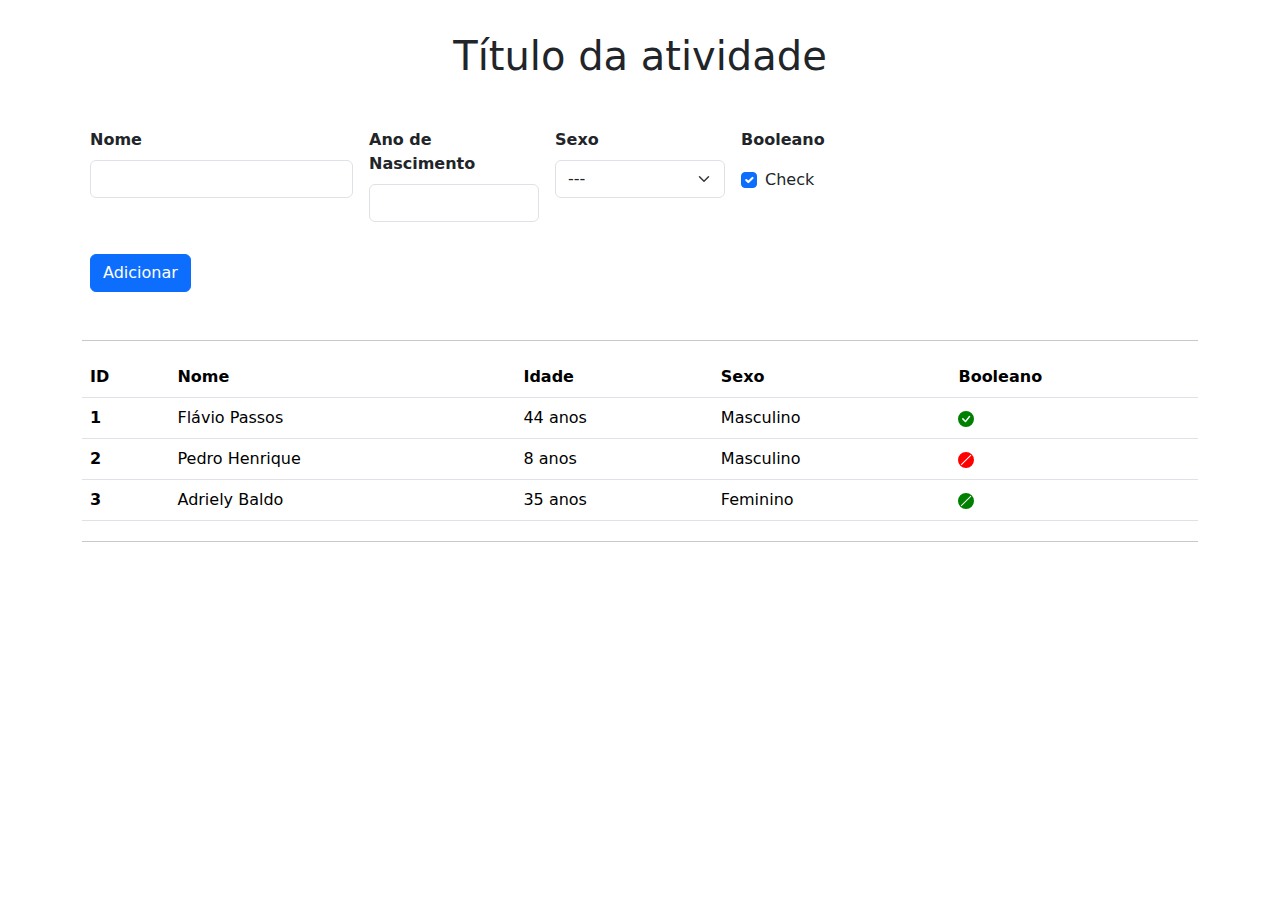
<file: _modelos/Form com tabela/index.html>
<!-- index.html -->
<!DOCTYPE html>
<html lang="en">

<head>
    <meta charset="UTF-8">
    <meta name="viewport" content="width=device-width, initial-scale=1.0">
    <link href="https://cdn.jsdelivr.net/npm/bootstrap@5.3.3/dist/css/bootstrap.min.css" rel="stylesheet"
        integrity="sha384-QWTKZyjpPEjISv5WaRU9OFeRpok6YctnYmDr5pNlyT2bRjXh0JMhjY6hW+ALEwIH" crossorigin="anonymous">
    <link rel="stylesheet" href="style.css">
    <title>Document</title>
</head>

<body>

    <div class="container">

        <h1 class="titulo">Título da atividade</h1>


        <form class="row g-3 area-formulario">
            <div class="col-md-3">
                <label for="inputEmail4" class="form-label"><strong> Nome</strong></label>
                <input type="text" class="form-control" id="nome-pessoa">
            </div>

            <div class="col-md-2">
                <label for="inputEmail4" class="form-label"><strong>Ano de Nascimento</strong></label>
                <input type="number" class="form-control" id="ano-de-nascimento">
            </div>

            <div class="col-md-2">
                <label for="inputEmail4" class="form-label"><strong>Sexo</strong></label>
                <select class="form-select" aria-label="Default select example" id="sexo">
                    <option selected>---</option>
                    <option value="Masculino">Masculino</option>
                    <option value="Feminino">Feminino</option>
                </select>
            </div>

            <div class="col-md-1">
                <label for="inputEmail4" class="form-label"><strong>Booleano</strong></label>

                <div class="form-check check-booleano">
                    <input class="form-check-input" type="checkbox" value="" id="input-hecked" checked>
                    <label class="form-check-label" for="input-hecked">
                        Check
                    </label>
                </div>
            </div>
            <div class="col-md-6 botao-adicionar">  
            <button type="button" class="btn btn-primary" onclick="adicionarLinha()">Adicionar</button>
            </div>
        </form>
        <hr>
        <table class="table" id="tabelaLista">
            <thead>
                <tr>
                    <th scope="col">ID</th>
                    <th scope="col">Nome</th>
                    <th scope="col">Idade</th>
                    <th scope="col">Sexo</th>
                    <th scope="col">Booleano</th>
                </tr>
            </thead>
            <tbody>
                <tr>
                    <th scope="row">1</th>
                    <td>Flávio Passos</td>
                    <td>44 anos</td>
                    <td>Masculino</td>
                    <td>

                        <span class="de-maior">
                            <svg xmlns="http://www.w3.org/2000/svg" width="16" height="16" fill="currentColor"
                                class="bi bi-check-circle-fill" viewBox="0 0 16 16">
                                <path
                                    d="M16 8A8 8 0 1 1 0 8a8 8 0 0 1 16 0m-3.97-3.03a.75.75 0 0 0-1.08.022L7.477 9.417 5.384 7.323a.75.75 0 0 0-1.06 1.06L6.97 11.03a.75.75 0 0 0 1.079-.02l3.992-4.99a.75.75 0 0 0-.01-1.05z" />
                            </svg>
                        </span>

                    </td>
                </tr>

                <tr>
                    <th scope="row">2</th>
                    <td>Pedro Henrique</td>
                    <td>8 anos</td>
                    <td>Masculino</td>
                    <td>

                        <span class="de-menor">
                            <svg xmlns="http://www.w3.org/2000/svg" width="16" height="16" fill="currentColor"
                                class="bi bi-ban-fill" viewBox="0 0 16 16">
                                <path
                                    d="M16 8A8 8 0 1 1 0 8a8 8 0 0 1 16 0M2.71 12.584q.328.378.706.707l9.875-9.875a7 7 0 0 0-.707-.707l-9.875 9.875Z" />
                            </svg>
                        </span>

                    </td>
                </tr>
                <tr>
                    <th scope="row">3</th>
                    <td>Adriely Baldo</td>
                    <td>35 anos</td>
                    <td>Feminino</td>
                    <td class="de-maior">

                        <span class="de-maior">
                            <svg xmlns="http://www.w3.org/2000/svg" width="16" height="16" fill="currentColor"
                                class="bi bi-ban-fill" viewBox="0 0 16 16">
                                <path
                                    d="M16 8A8 8 0 1 1 0 8a8 8 0 0 1 16 0M2.71 12.584q.328.378.706.707l9.875-9.875a7 7 0 0 0-.707-.707l-9.875 9.875Z" />
                            </svg>
                        </span>

                    </td>
                </tr>

            </tbody>
        </table>
        <hr class="hr-final">
    </div>

    <script src="app.js"></script>

</body>

</html>
</file>
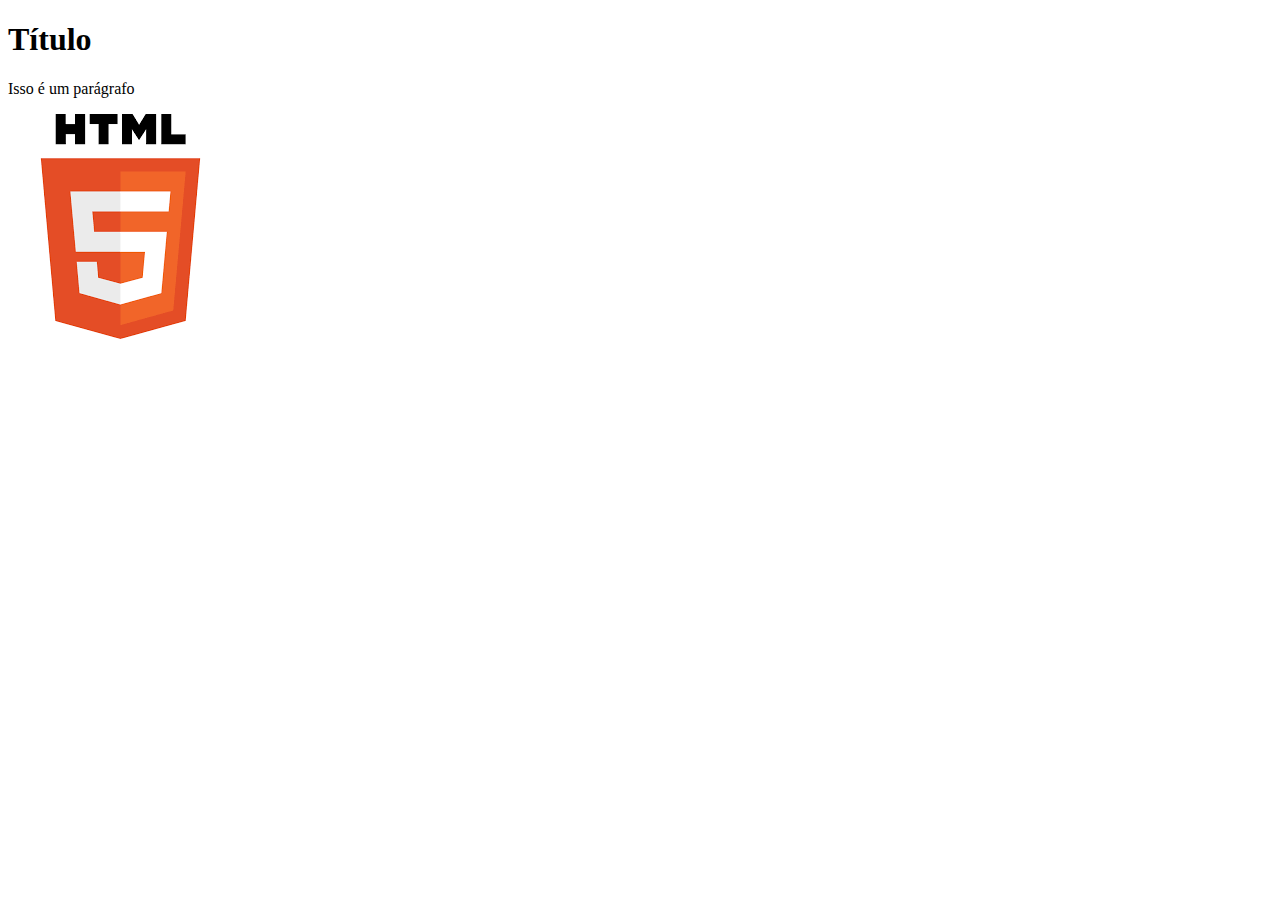
<file: HTML - CSS/01 - ambientes de desenvolvimento, estrutura de arquivos e tags/01 - index vbeta/index.html>
<!-- indica que o documento está na versao 5 
     atalho para montar o documento digita ! e enter -->
<!DOCTYPE html>

<!-- inicio da página
    indicando sua linguagem -->
<html lang="pt-br">

<!-- Área de configuração da página "metaconfigurações" -->
<head>
<!-- Os metadados são usados ​​por navegadores, mecanismos de pesquisa
    e outros serviços da web. -->
    <meta charset="UTF-8">
    <meta name="description" content="Modelo da pagina HTML">
    <meta name="keywords" content="HTML, CSS, JavaScript">
    <meta name="author" content="Flavio vMix">
    <meta name="viewport" content="width=device-width, initial-scale=1.0">
    
    <!-- titulo que fica na aba -->
    <title>Título na Guia</title>
</head>
<!-- fim da área de configuração -->

<!-- Área do corpo da página -->
<body>
    <!-- todo o contado da página vai aqui -->
    <h1>Título</h1>
    <p>Isso é um parágrafo</p>
    <img src="html5.png" alt="Imagem HTML 5">
</body>
<!-- fim da página -->

<!-- fim da página -->
</html>
</file>
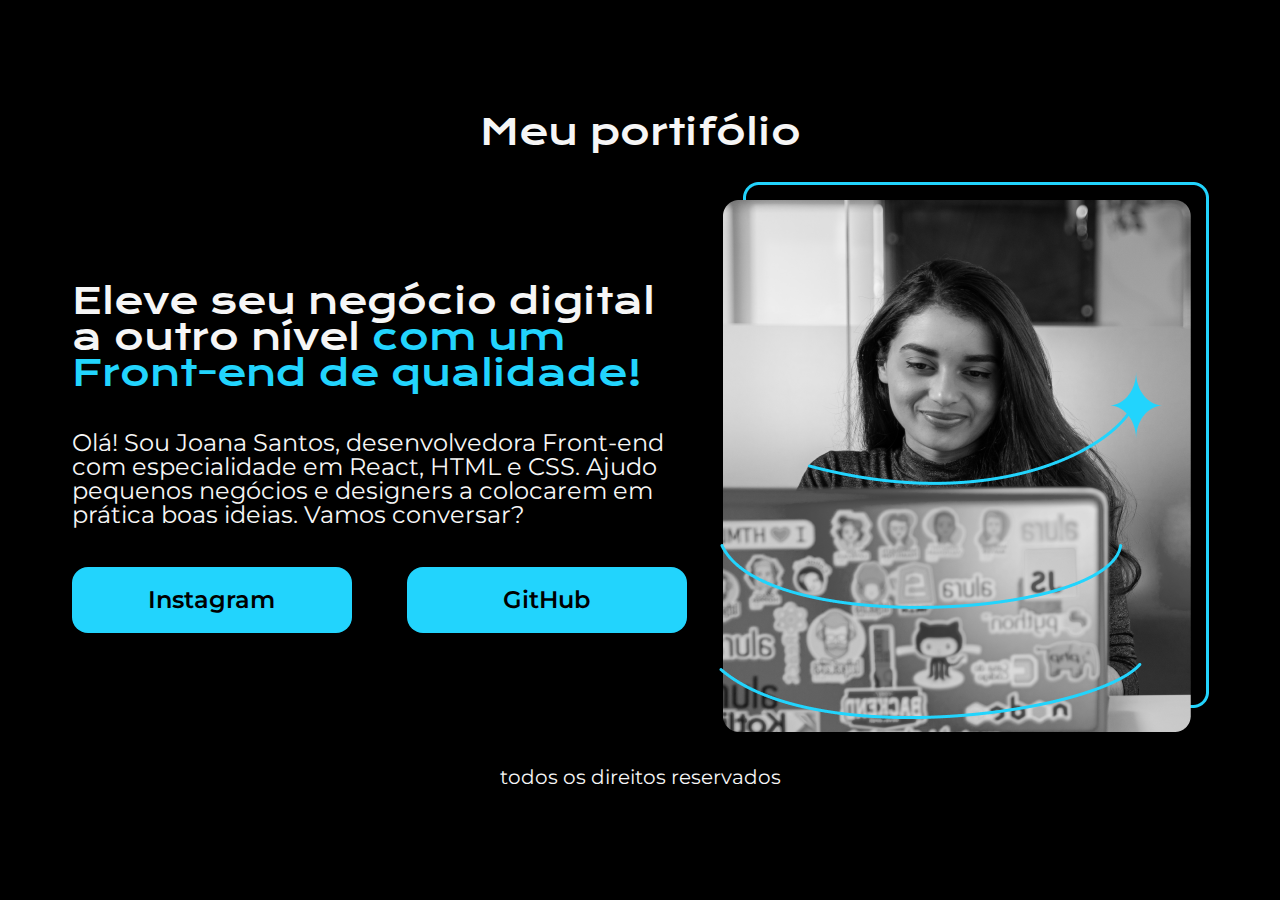
<file: HTML - CSS/01 - ambientes de desenvolvimento, estrutura de arquivos e tags/02 - projeto do curso/index.html>
<!DOCTYPE html>
<html lang="pt-br">

<head>
    <meta charset="UTF-8">
    <meta name="viewport" content="width=device-width, initial-scale=1.0">
    <title>Portifólio</title>

    <link rel="stylesheet" href="reset.css">
    <link rel="stylesheet" href="style.css">
</head>

<body>
    <main>
        <h1 class="portifolio">Meu portifólio</h1>
        <div class="apresentacao">
        <section class="apresentacao__conteudo">
            <h1 class="apresentacao__conteudo__titulo">Eleve seu negócio digital a outro nível
                <strong class="titulo-destaque">com um Front-end de qualidade!</strong>
            </h1>

            <p class="apresentacao__conteudo__texto">Olá! Sou Joana Santos, desenvolvedora Front-end com especialidade em React, HTML e CSS. Ajudo pequenos negócios e designers a colocarem em prática boas ideias. Vamos conversar?</p>

            <div class="apresentacao__links">
                <a class="apresentacao__links__link" href="#" target="_blank">Instagram</a>
                <a class="apresentacao__links__link" href="#" target="_blank">GitHub</a>
            </div>
        </section>
       
        <section>
            <img src="Imagem.png" alt="Foto de uma garota">
        </section>
    </div>
    <h2>todos os direitos reservados</h2>
    </main>
</body>

</html>
</file>
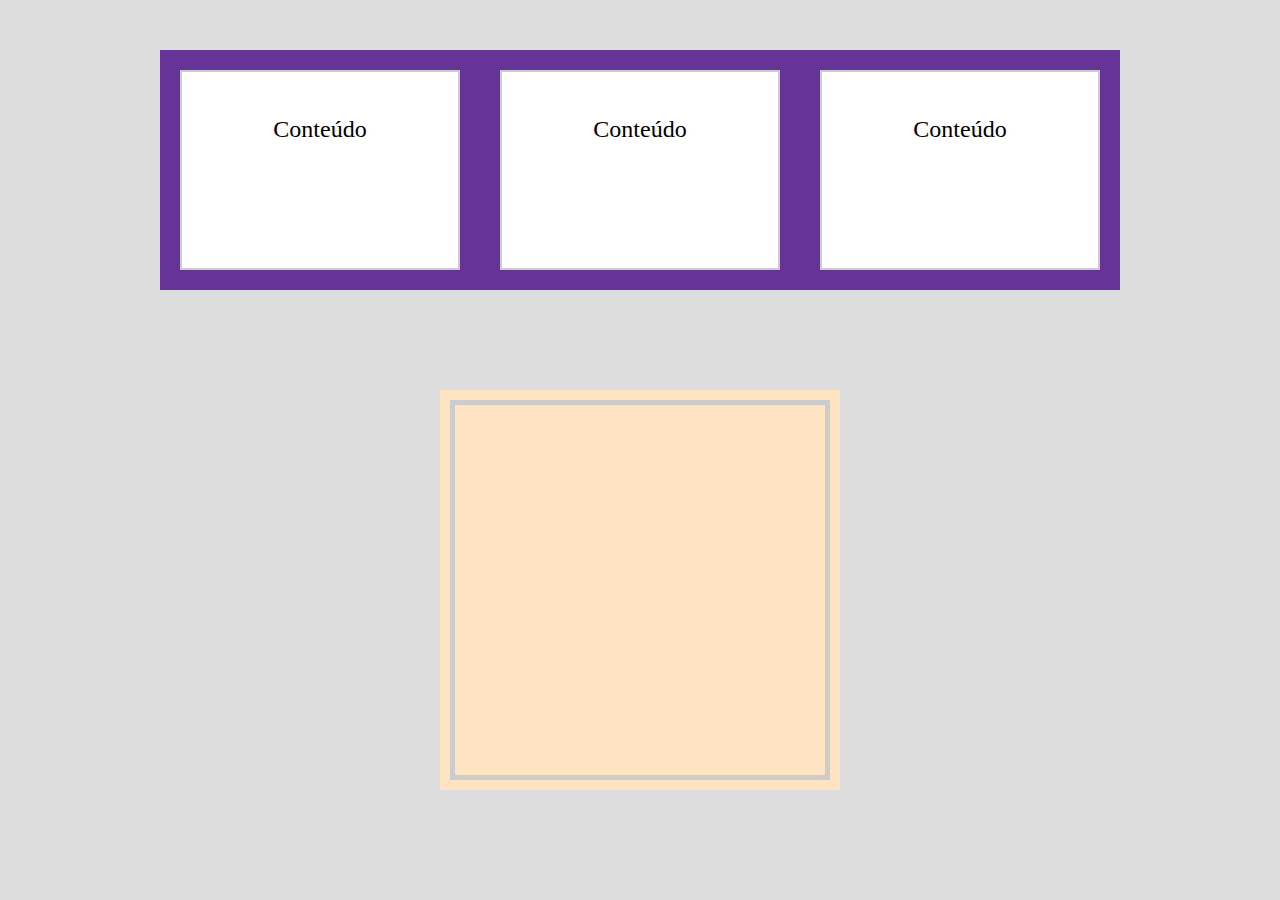
<file: HTML - CSS/01 - ambientes de desenvolvimento, estrutura de arquivos e tags/box-sizing/index.html>
<!DOCTYPE html>
<html lang="en">

<head>
    <meta charset="UTF-8">
    <meta name="viewport" content="width=device-width, initial-scale=1.0">
    <link rel="stylesheet" href="style.css">
    <title>Document</title>
</head>

<body>
    <div class="container1">
        <div class="block1">
            <p>Conteúdo</p>
        </div>

        <div class="block1">
            <p>Conteúdo</p>
        </div>

        <div class="block1">
            <p>Conteúdo</p>
        </div>
    </div>

    <div class="container2">
        <div class="block2">
        </div>
    </div>
</body>

</html>
</file>
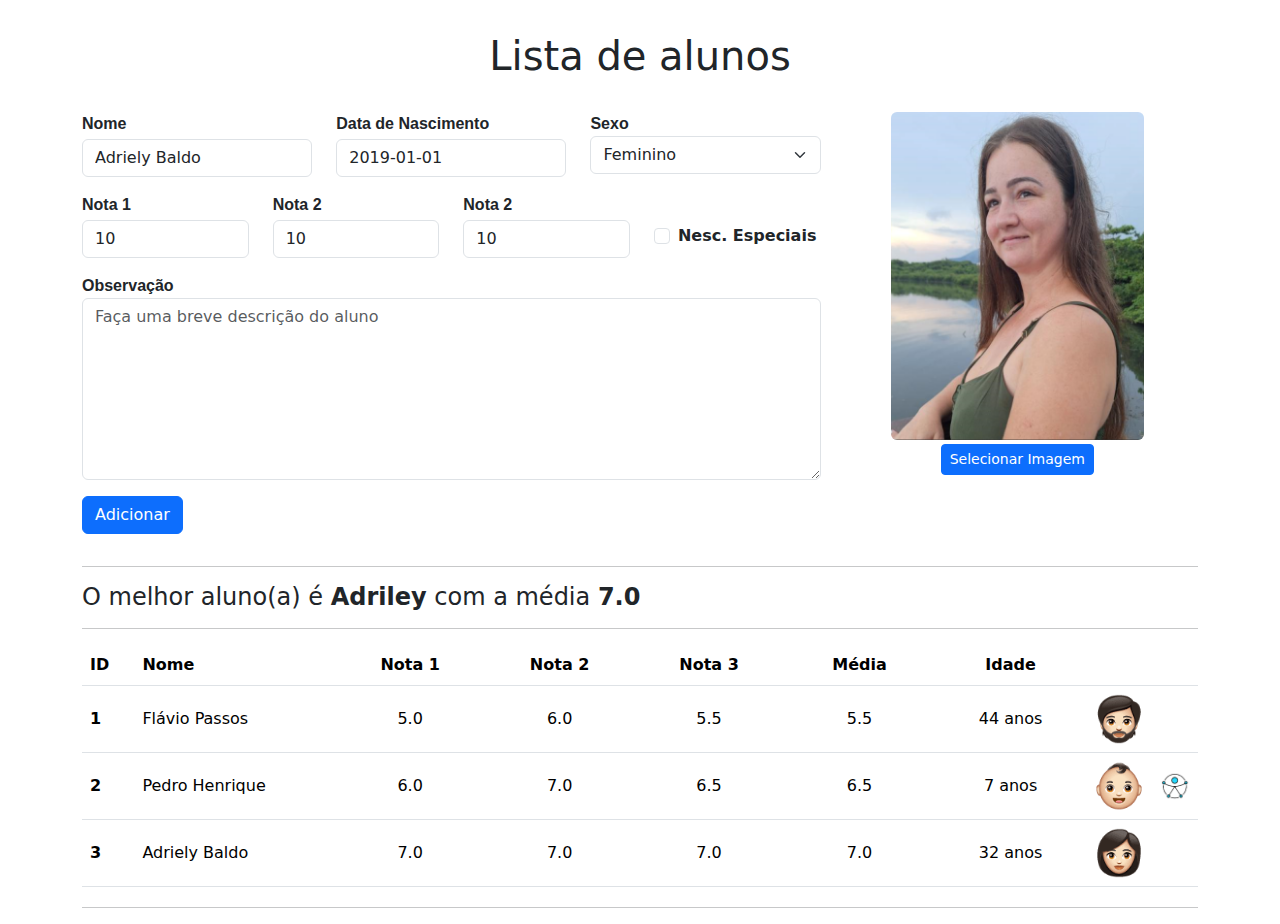
<file: JS/DESAFIOS/01 - MELHOR ALUNO/index.html>
<!-- index.html -->
<!DOCTYPE html>
<html lang="en">

<head>
    <meta charset="UTF-8">
    <meta name="viewport" content="width=device-width, initial-scale=1.0">
    <link href="https://cdn.jsdelivr.net/npm/bootstrap@5.3.3/dist/css/bootstrap.min.css" rel="stylesheet"
        integrity="sha384-QWTKZyjpPEjISv5WaRU9OFeRpok6YctnYmDr5pNlyT2bRjXh0JMhjY6hW+ALEwIH" crossorigin="anonymous">
    <link rel="stylesheet" href="style.css">
    <title>Document</title>
</head>

<body>

    <div class="container">

        <h1 class="titulo">Lista de alunos</h1>


        <form class="row g-3">
            <div class="col-md-8">
                <div class="row">
                    <div class="col-md-4">
                        <label for="inputEmail4" class="form-label"><strong>Nome</strong></label>
                        <input type="text" class="form-control" id="nome-pessoa" placeholder="Digito o nome do aluno"
                            value="Adriely Baldo">
                    </div>
                    <div class="col-md-4">
                        <label for="inputEmail4" class="form-label"><strong>Data de Nascimento</strong></label>
                        <input type="text" class="form-control" id="nascimento" placeholder="nascimento"
                            value="2019-01-01">
                    </div>
                    <div class="col-md-4">
                        <label for="inputEmail4" class="form-label"><strong>Sexo</strong></label>
                        <select class="form-select" aria-label="Default select example" id="sexo">
                            <option selected>Feminino</option>
                            <option value="Masculino">Masculino</option>
                            <option value="Feminino">Feminino</option>
                        </select>
                    </div>
                    <div class="col-3">
                        <label for="inputEmail4" class="form-label"><strong>Nota 1</strong></label>
                        <input type="number" class="form-control" id="nota1" placeholder="Nota 1" value="10">
                    </div>
                    <div class="col-3">
                        <label for="inputEmail4" class="form-label"><strong>Nota 2</strong></label>
                        <input type="number" class="form-control" id="nota2" placeholder="Nota 2" value="10">
                    </div>
                    <div class="col-3">
                        <label for="inputEmail4" class="form-label"><strong>Nota 2</strong></label>
                        <input type="number" class="form-control" id="nota3" placeholder="Nota 2" value="10">
                    </div>
                    <div class="col-md-3">
                        <label for="inputEmail4" class="form-label check-booleano"><strong></strong></label>

                        <div class="form-check ">
                            <input class="form-check-input" type="checkbox" value="" id="input-hecked">
                            <strong>Nesc. Especiais</strong>
                        </div>
                    </div>
                    <div class="col-md-12">

                        <label for="exampleFormControlTextarea1" class="form-label">Observação</label>
                        <textarea class="form-control" id="exampleFormControlTextarea1" rows="7"
                            placeholder="Faça uma breve descrição do aluno"></textarea>

                    </div>

                    <div class="col-12">
                        <button type="button" class="btn btn-primary" onclick="adicionarLinha()">Adicionar</button>
                    </div>
                </div>
            </div>



            <div class="col-md-4">
                <div class="row">




                    <div class="col-md-12">
                        <div class="text-center">
                            <img src="img/dry.png" class="rounded form-imagem img-fluid" alt="..." id="imagemPreview">
                        </div>
                    </div>
                    <div class="col-md-12">
                        <div class="text-center">
                            <input type="file" name="imagem" id="imagemInput" style="display: none;" accept="image/*">
                            <label for="imagemInput" style="cursor: pointer;"
                                class="btn btn-primary btn-sm form-imagem-botao">Selecionar Imagem</label>
                        </div>
                    </div>


                </div>
            </div>


        </form>

        <hr>
        <h2 id="area-melhor-aluno">O melhor aluno(a) é <strong>Adriley</strong> com a média <strong>7.0</strong></h2>
        <hr>
        <table class="table" id="tabelaLista">
            <thead>
                <tr class="coluna-1">
                    <th scope="col" class="coluna-id">ID</th>
                    <th scope="col" class="coluna-nome">Nome</th>
                    <th scope="col" class="coluna-nota1">Nota 1</th>
                    <th scope="col" class="coluna-nota2">Nota 2</th>
                    <th scope="col" class="coluna-nota3">Nota 3</th>
                    <th scope="col" class="coluna-media">Média</th>
                    <th scope="col" class="coluna-idade">Idade</th>
                    <th scope="col" class="caracteristicas-fisicas colunaCF"></th>
                    <th scope="col" class="caracteristicas-fisicas colunaCF"></th>
                </tr>
            </thead>
            <tbody>
                <tr>
                    <th class="coluna-id" scope="row">1</th>
                    <td class="coluna-nome">Flávio Passos</td>
                    <td class="coluna-nota1">5.0</td>
                    <td class="coluna-nota2">6.0</td>
                    <td class="coluna-nota3">5.5</td>
                    <td class="coluna-media">5.5</td>
                    <td class="coluna-idade">44 anos</td>
                    <td class="caracteristicas-fisicas colunaCF">
                        <img src="icone/am.png" class="icone" alt="" srcset="">
                    </td>
                    <td class="caracteristicas-fisicas colunaAC">

                    </td>
                </tr>

                <tr>
                    <th class="coluna-1" scope="row">2</th>
                    <td class="coluna-nome">Pedro Henrique</td>
                    <td class="coluna-nota1">6.0</td>
                    <td class="coluna-nota2">7.0</td>
                    <td class="coluna-nota3">6.5</td>
                    <td class="coluna-media">6.5</td>
                    <td class="coluna-idade">7 anos</td>
                    <td class="caracteristicas-fisicas colunaCF">
                        <img src="icone/bb.png" class="icone" alt="" srcset="">
                    </td>
                    <td class="caracteristicas-fisicas colunaAC">
                        <img src="icone/ac.png" class="icone-ac" alt="" srcset="">
                    </td>
                </tr>
                <tr>
                    <th class="coluna-1" scope="row">3</th>
                    <td class="coluna-nome">Adriely Baldo</td>
                    <td class="coluna-nota1">7.0</td>
                    <td class="coluna-nota2">7.0</td>
                    <td class="coluna-nota3">7.0</td>
                    <td class="coluna-media">7.0</td>
                    <td class="coluna-idade">32 anos</td>
                    <td class="caracteristicas-fisicas colunaCF">
                        <img src="icone/jf.png" class="icone" alt="" srcset="">
                    </td>
                    <td class="caracteristicas-fisicas colunaAC">

                    </td>
                </tr>


            </tbody>
        </table>
        <hr class="hr-final">
    </div>

    <script src="app.js"></script>

</body>

</html>
</file>
<file: _modelos/Form com tabela/style.css>
/* style.css */
.titulo {
    margin: 2rem 0;
    text-align: center;
}

.area-formulario {
    margin: 2rem 0;
}

h3 {
    margin: 2rem 0;
}

.btn-primary {
    margin: 1rem 0;
}

.de-maior {
    color: green;
}

.de-menor {
    color: red;
}

.check-booleano {
    margin-top: 0.5rem;
}

.hr-final {
    margin-top: 1.25rem;
}
</file>
<file: HTML - CSS/01 - ambientes de desenvolvimento, estrutura de arquivos e tags/02 - projeto do curso/style.css>
@import url('https://fonts.googleapis.com/css2?family=Krona+One&family=Montserrat:ital,wght@0,100..900;1,100..900&display=swap');

body {
    display: flex;
    justify-content: center;
    align-items: center;
    height: 100vh;
    box-sizing: border-box;
    background-color: black;
    color: #F6F6F6;
}

.titulo-destaque {
    color: #22D4FD;
}

.portifolio {
    font-family: "Krona One", sans-serif;
    font-size: 36px;
    text-align: center;
    padding: 2rem;
}

h2 {
    font-family: "Montserrat", sans-serif;
    font-size: 20px;
    text-align: center;
    padding: 2rem;
}

.apresentacao {
    display: flex;
    gap: 2rem;
    align-items: center;
    justify-content: space-between;
}

.apresentacao__conteudo {
    width: 615px;
    display: flex;
    flex-direction: column;
    gap: 40px;
}

.apresentacao__conteudo__titulo {
    font-family: "Krona One", sans-serif;
    font-size: 36px;
}

.apresentacao__conteudo__texto {
    font-family: "Montserrat", sans-serif;
    font-size: 24px;
}

.apresentacao__links {
    display: flex;
    justify-content: space-between;
}

.apresentacao__links__link {
    font-family: "Montserrat", sans-serif;
    font-size: 24px;
    font-weight: 600;
    padding: 21px 0;
    text-decoration: none;
    border-radius: 16px;
    background-color: #22D4FD;
    color: black;
    width: 280px;
    text-align: center;
}
</file>
<file: HTML - CSS/01 - ambientes de desenvolvimento, estrutura de arquivos e tags/box-sizing/style.css>
body {
    background-color: #DDD;
}

.container1 {
    margin: 50px auto;
    display: flex;
    flex-wrap: wrap;
    max-width: 960px;
    background-color: rebeccapurple;
}

.block1 {
    box-sizing: border-box;
    width: 280px;
    height: 200px;
    font-size: 24px;
    background-color: #FFF;
    margin: 20px;
    padding: 20px;
    border: 2px solid #CCC;
    text-align: center;
}

.block1:hover {
    border: 5px solid #CCC;
}

.container2 {
    margin: 100px auto;
    display: flex;
    flex-wrap: wrap;
    width: 400px;
    height: 400px;
    background-color: bisque;
}

.block2 {
    box-sizing: border-box;
    width: 380px;
    height: 380px;
    border: 5px solid #CCC;
    margin: auto;
}

.block2:hover {
    border: 10px solid #CCC;
}
</file>
<file: JS/DESAFIOS/01 - MELHOR ALUNO/style.css>
/* style.css */
.titulo {
    margin: 2rem 0;
    text-align: center;
}

.form-label {
    margin-bottom: 0px;
    font-weight: 600;
    font-family: 'Trebuchet MS', sans-serif;
}

.area-formulario {
    margin: 2rem 0;
}

.area-formulario-divisao{
    display: flex;
}

input {
    margin: .2rem 0 1rem 0;
}

h3 {
    margin: 2rem 0;
}

h2 {
    font-size: 1.5rem;
}

.btn-primary {
    margin: 1rem 0;
}

.de-maior {
    color: green;
}

.de-menor {
    color: red;
}

.check-booleano {
    margin-top: 0.5rem;
}

.hr-final {
    margin-top: 1.25rem;
}

th, td{
    vertical-align: middle;
}

.caracteristicas-fisicas {
    text-align: right;
}

.coluna-id {
    width: 5%;
}

.coluna-nome {
    width: 20%;
}

.coluna-nota1, .coluna-nota2, .coluna-nota3, .coluna-media, .coluna-idade {
    width: 15%;
    text-align: center;
}

.colunaCF {
    width: 15%;
}

.colunaAC {
    width: 50px;
    text-align: left;
}

.icone {
    width: 50px;
}

.icone-ac {
    width: 30px;
}



.check-booleano {
    margin-top: 1.5rem;
}

.form-imagem {
    max-width: 70%;
}

.form-imagem-botao {
    margin-top: 0.25rem;
}
</file>
